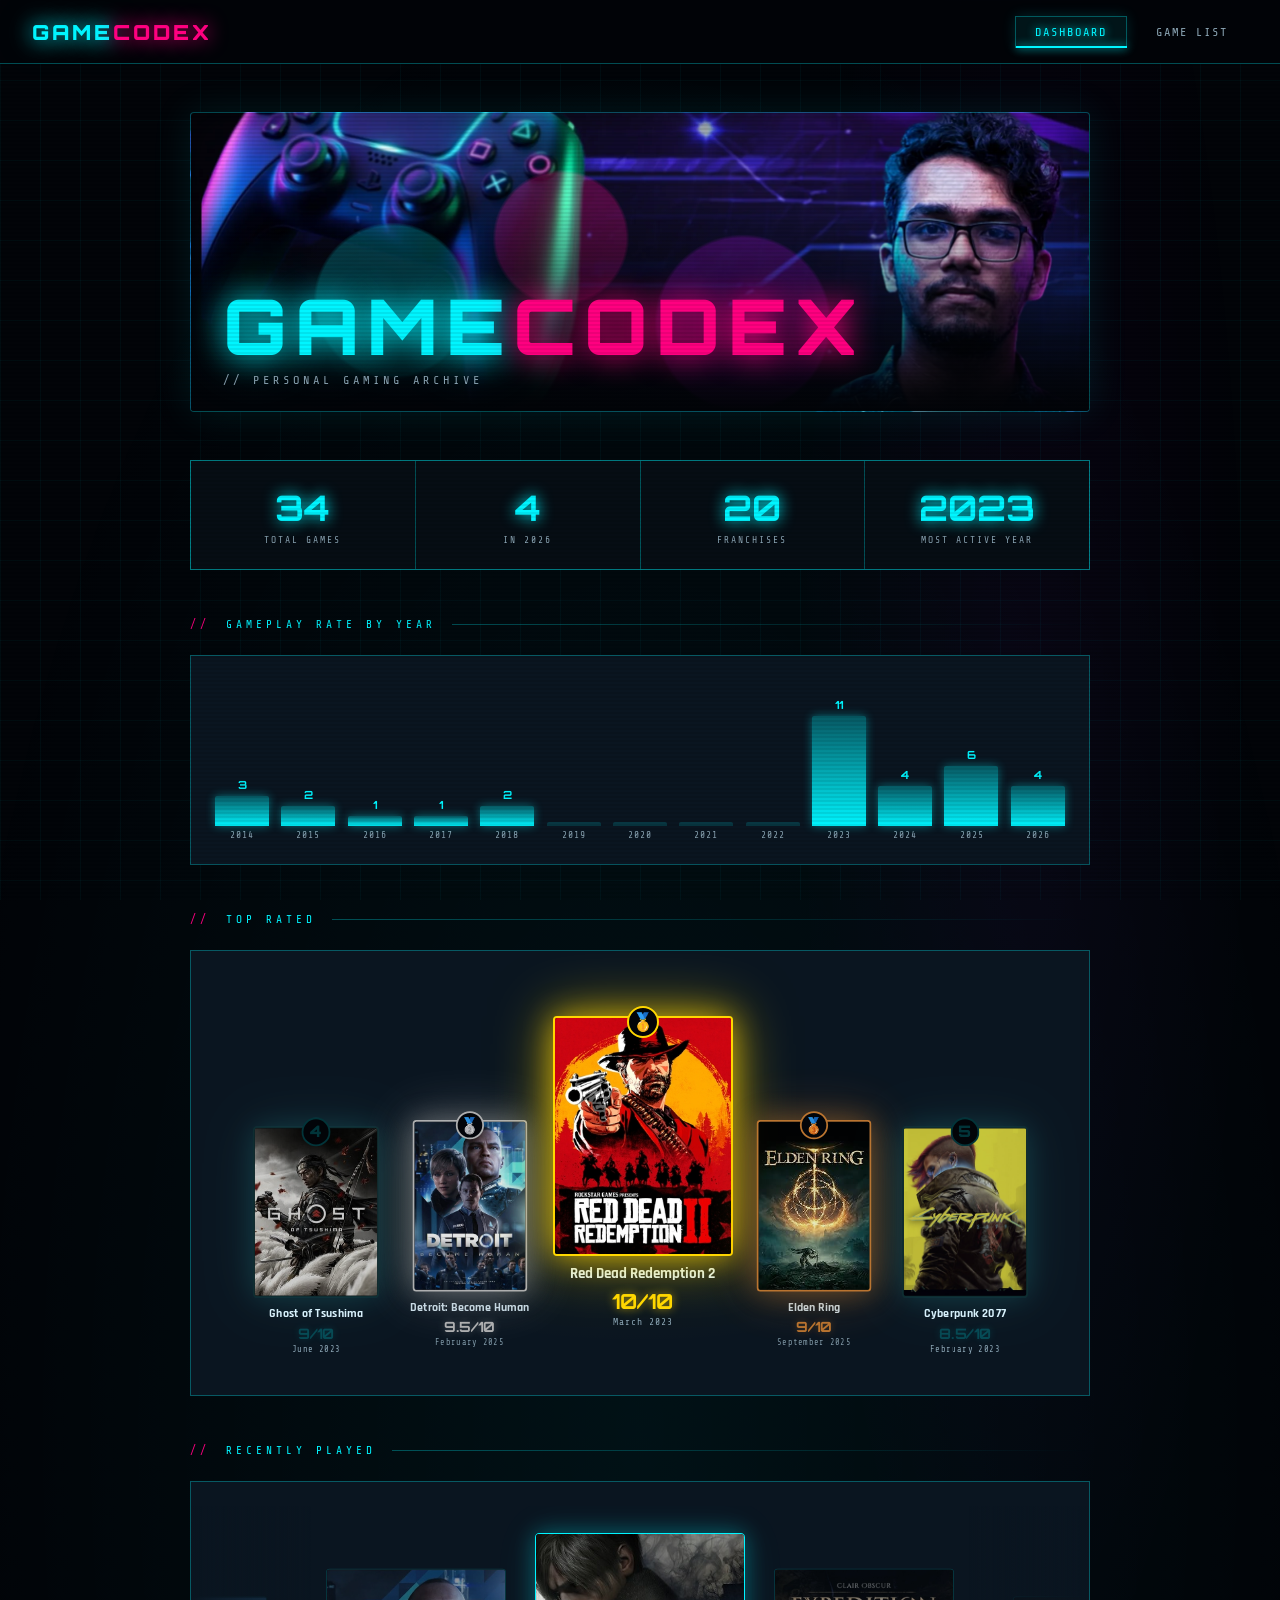
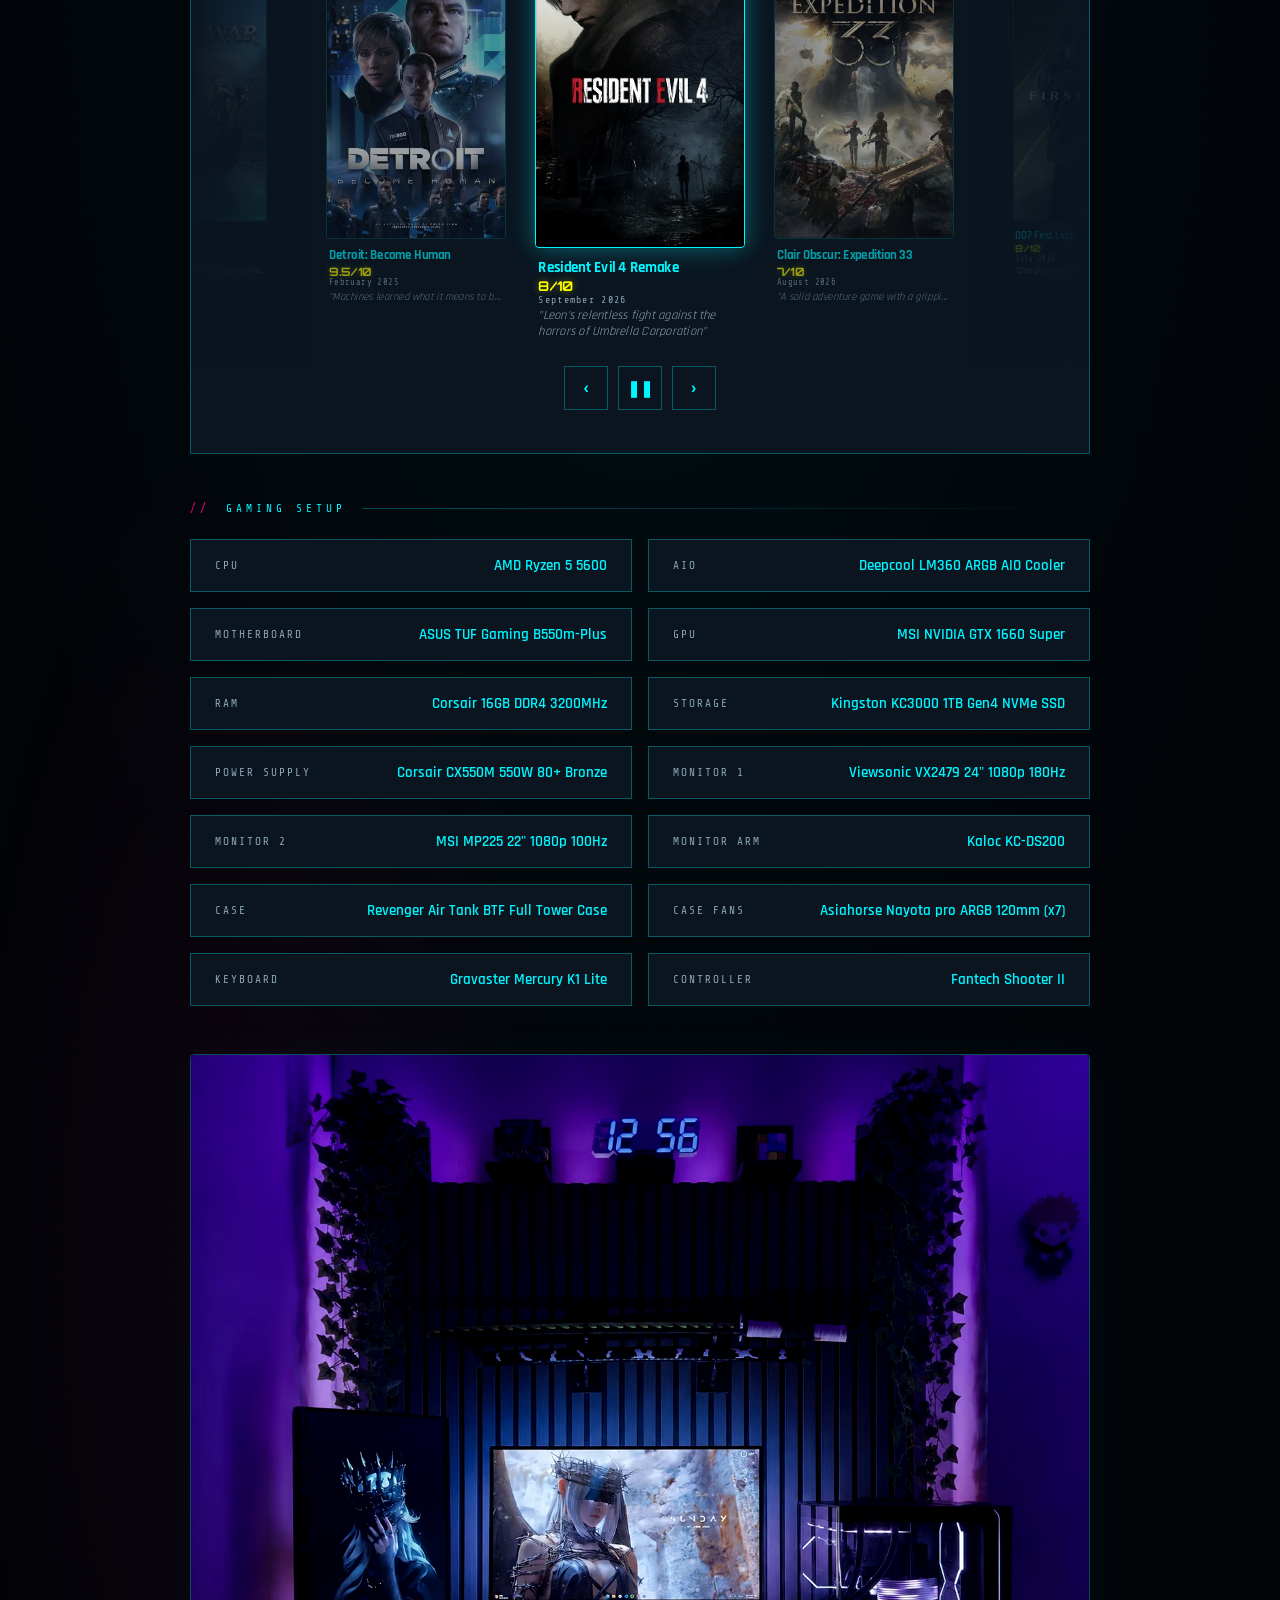
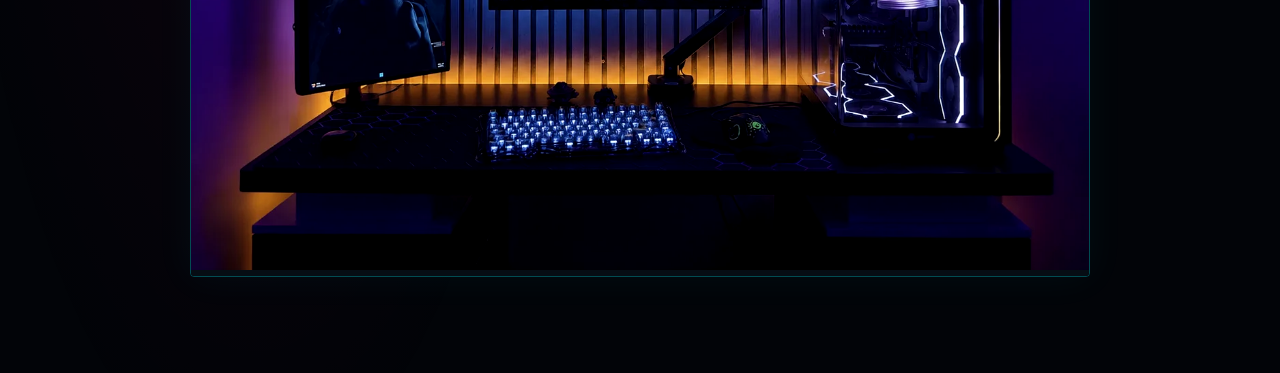
<file: index.html>
<!DOCTYPE html>
<html lang="en">
<head>
  <meta charset="UTF-8">
  <meta name="viewport" content="width=device-width, initial-scale=1.0">
  <meta name="description" content="GameCodex — a personal archive of every game I have played, with ratings, notes and my setup.">
  <meta name="theme-color" content="#020408">
  <link rel="icon" href="data:image/svg+xml,%3Csvg xmlns=%27http://www.w3.org/2000/svg%27 viewBox=%270 0 32 32%27%3E%3Crect width=%2732%27 height=%2732%27 rx=%276%27 fill=%27%23020408%27/%3E%3Cpath d=%27M8 11h16v10H8z%27 fill=%27none%27 stroke=%27%2300f5ff%27 stroke-width=%272%27/%3E%3Ccircle cx=%2712%27 cy=%2716%27 r=%271.6%27 fill=%27%23ff0080%27/%3E%3C/svg%3E">
  <title>GameCodex — Dashboard</title>

  <link rel="preconnect" href="https://fonts.googleapis.com">
  <link rel="preconnect" href="https://fonts.gstatic.com" crossorigin>
  <link href="https://fonts.googleapis.com/css2?family=Orbitron:wght@700;900&family=Share+Tech+Mono&family=Rajdhani:wght@400;600;700&display=swap" rel="stylesheet">

  <link rel="stylesheet" href="css/shared.css">
  <link rel="stylesheet" href="css/dashboard.css">
  <link rel="stylesheet" href="css/polish.css">
</head>
<body>

  <a class="skip" href="#main">Skip to content</a>
  <nav aria-label="Main">
    <a href="index.html" class="nav-logo">GAME<span>CODEX</span></a>
    <div class="nav-links">
      <a href="index.html"  class="nav-link" data-page="dashboard">Dashboard</a>
      <a href="games.html"  class="nav-link" data-page="games">Game List</a>
    </div>
  </nav>


  <svg width="0" height="0" style="position:absolute" aria-hidden="true"><filter id="goo"><feGaussianBlur in="SourceGraphic" stdDeviation="16" result="b"/><feColorMatrix in="b" mode="matrix" values="1 0 0 0 0  0 1 0 0 0  0 0 1 0 0  0 0 0 12 -4.5"/></filter></svg>
  <main class="hero" id="main">
    <div class="hero-bg"></div>

    <!-- BANNER -->
    <div class="hero-banner" id="heroBanner">
      <div class="liquid" aria-hidden="true"><i></i><i></i><i></i></div>
    <div class="hero-banner-overlay"></div>
      <div class="hero-title-block">
        <h1 class="site-title">GAME<span>CODEX</span></h1>
        <div class="site-subtitle">// PERSONAL GAMING ARCHIVE</div>
      </div>
    </div>

    <!-- STATS ROW -->
    <div class="stats-row">
      <div class="stat-box">
        <span class="stat-num" id="statTotal">0</span>
        <span class="stat-label">Total Games</span>
      </div>
      <div class="stat-box">
        <span class="stat-num" id="statYear">0</span>
        <span class="stat-label" id="statYearLabel">This Year</span>
      </div>
      <div class="stat-box">
        <span class="stat-num" id="statFranchises">0</span>
        <span class="stat-label">Franchises</span>
      </div>
      <div class="stat-box">
        <span class="stat-num" id="statActiveYear">—</span>
        <span class="stat-label">Most Active Year</span>
      </div>
    </div>

    <!-- BAR CHART -->
    <div class="chart-section">
      <h2 class="section-label">GAMEPLAY RATE BY YEAR</h2>
      <div class="chart-wrap">
        <div class="chart-bars" id="chartBars">
          <div class="empty-state" style="width:100%">
            <p>ADD GAMES TO SEE YOUR CHART</p>
          </div>
        </div>
      </div>
    </div>

    <!-- TOP RATED PODIUM (full width, shown first) -->
    <div class="panel-section">
      <h2 class="section-label">TOP RATED</h2>
      <div class="panel-box">
        <div id="topRatedPodium"></div>
      </div>
    </div>

    <!-- LATEST GAMES CAROUSEL (full width, below top rated) -->
    <div class="panel-section">
      <h2 class="section-label">RECENTLY PLAYED</h2>
      <div class="panel-box" style="padding: 1.5rem 0;">
        <div id="latestCarousel"></div>
      </div>
    </div>

    <!-- GAMING SETUP -->
    <div class="specs-section">
      <h2 class="section-label">GAMING SETUP</h2>
      <div class="specs-grid" id="specsGrid"></div>
    </div>
    <div class="showcase-section">
      <div class="showcase-img-wrap">
        <img src="images/rig.webp" alt="My gaming desk setup: two monitors, a keyboard and an RGB-lit PC under purple lighting" width="1316" height="1195" loading="lazy" decoding="async">
      </div>
    </div>
  </main>

  <script src="js/games-data.js"></script>
  <script src="js/shared.js"></script>
  <script src="js/dashboard.js"></script>
<script src="js/polish.js"></script>

</body>
</html>
</file>
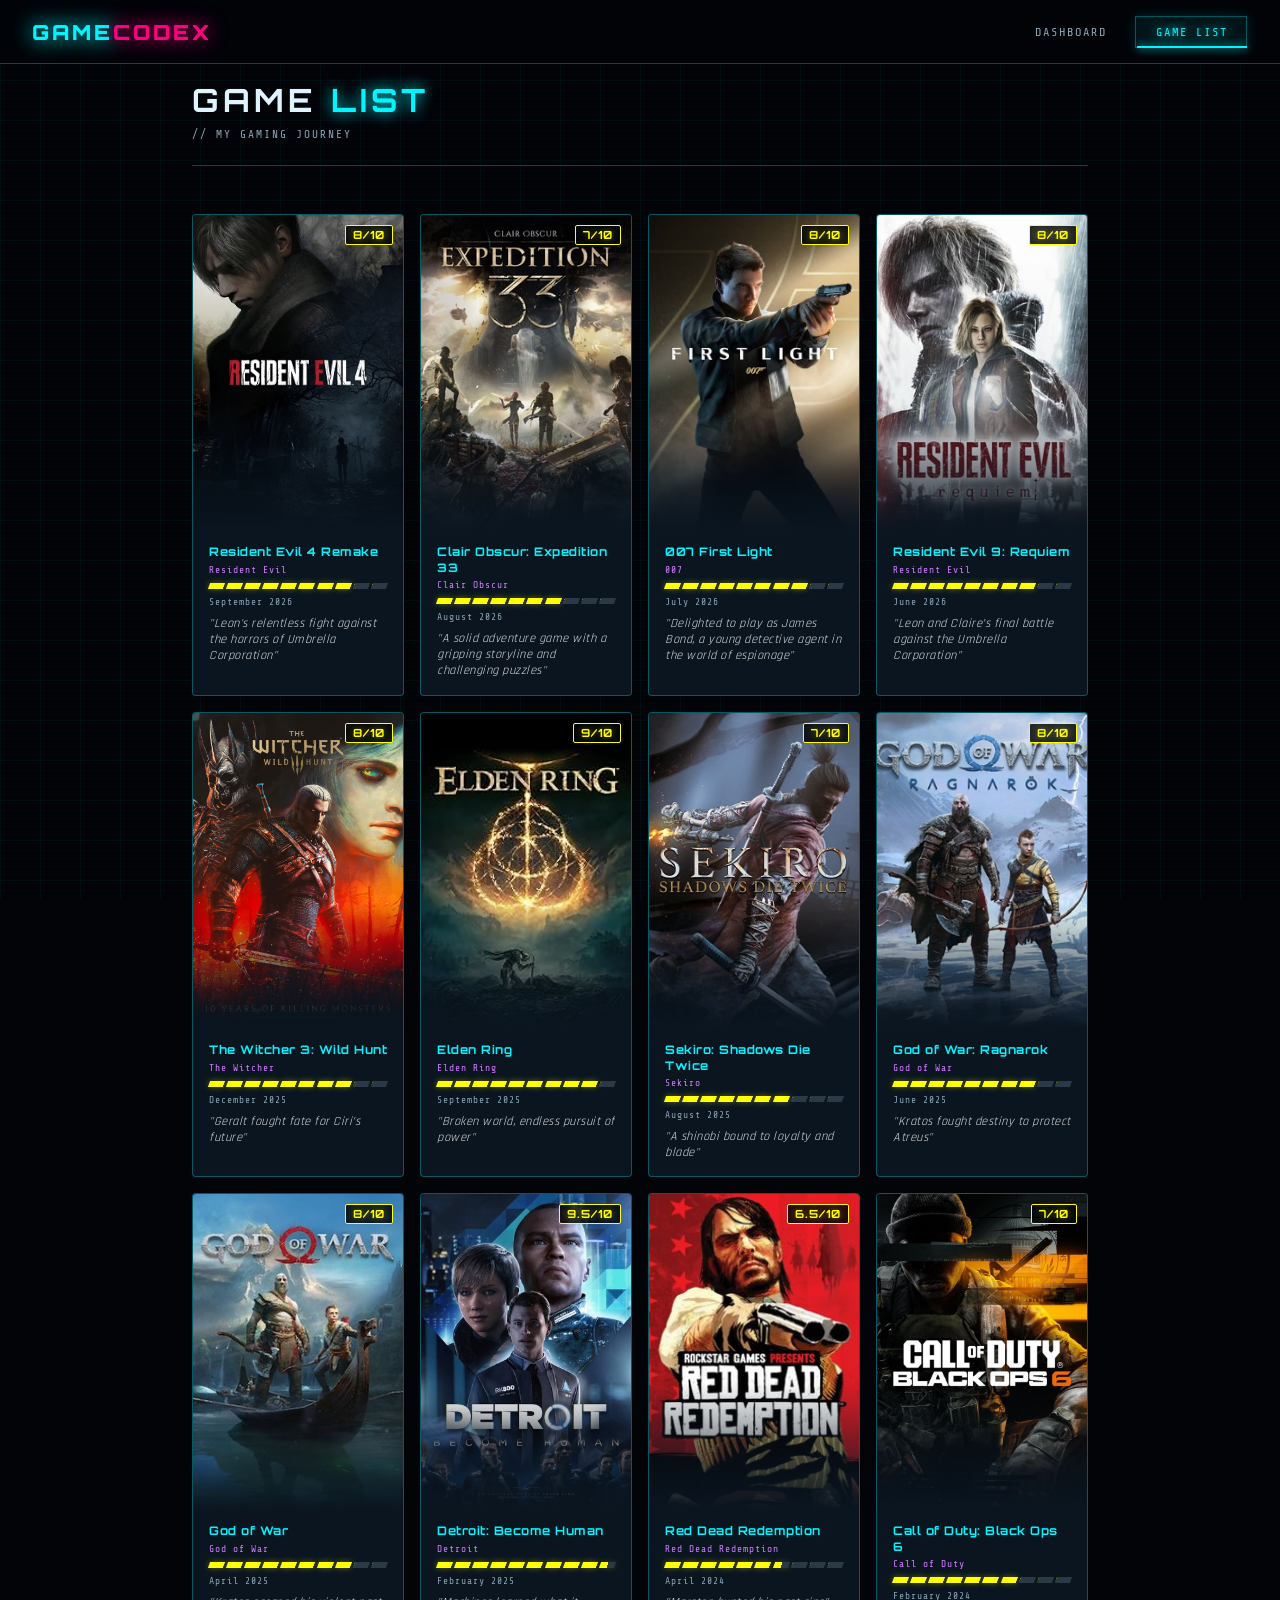
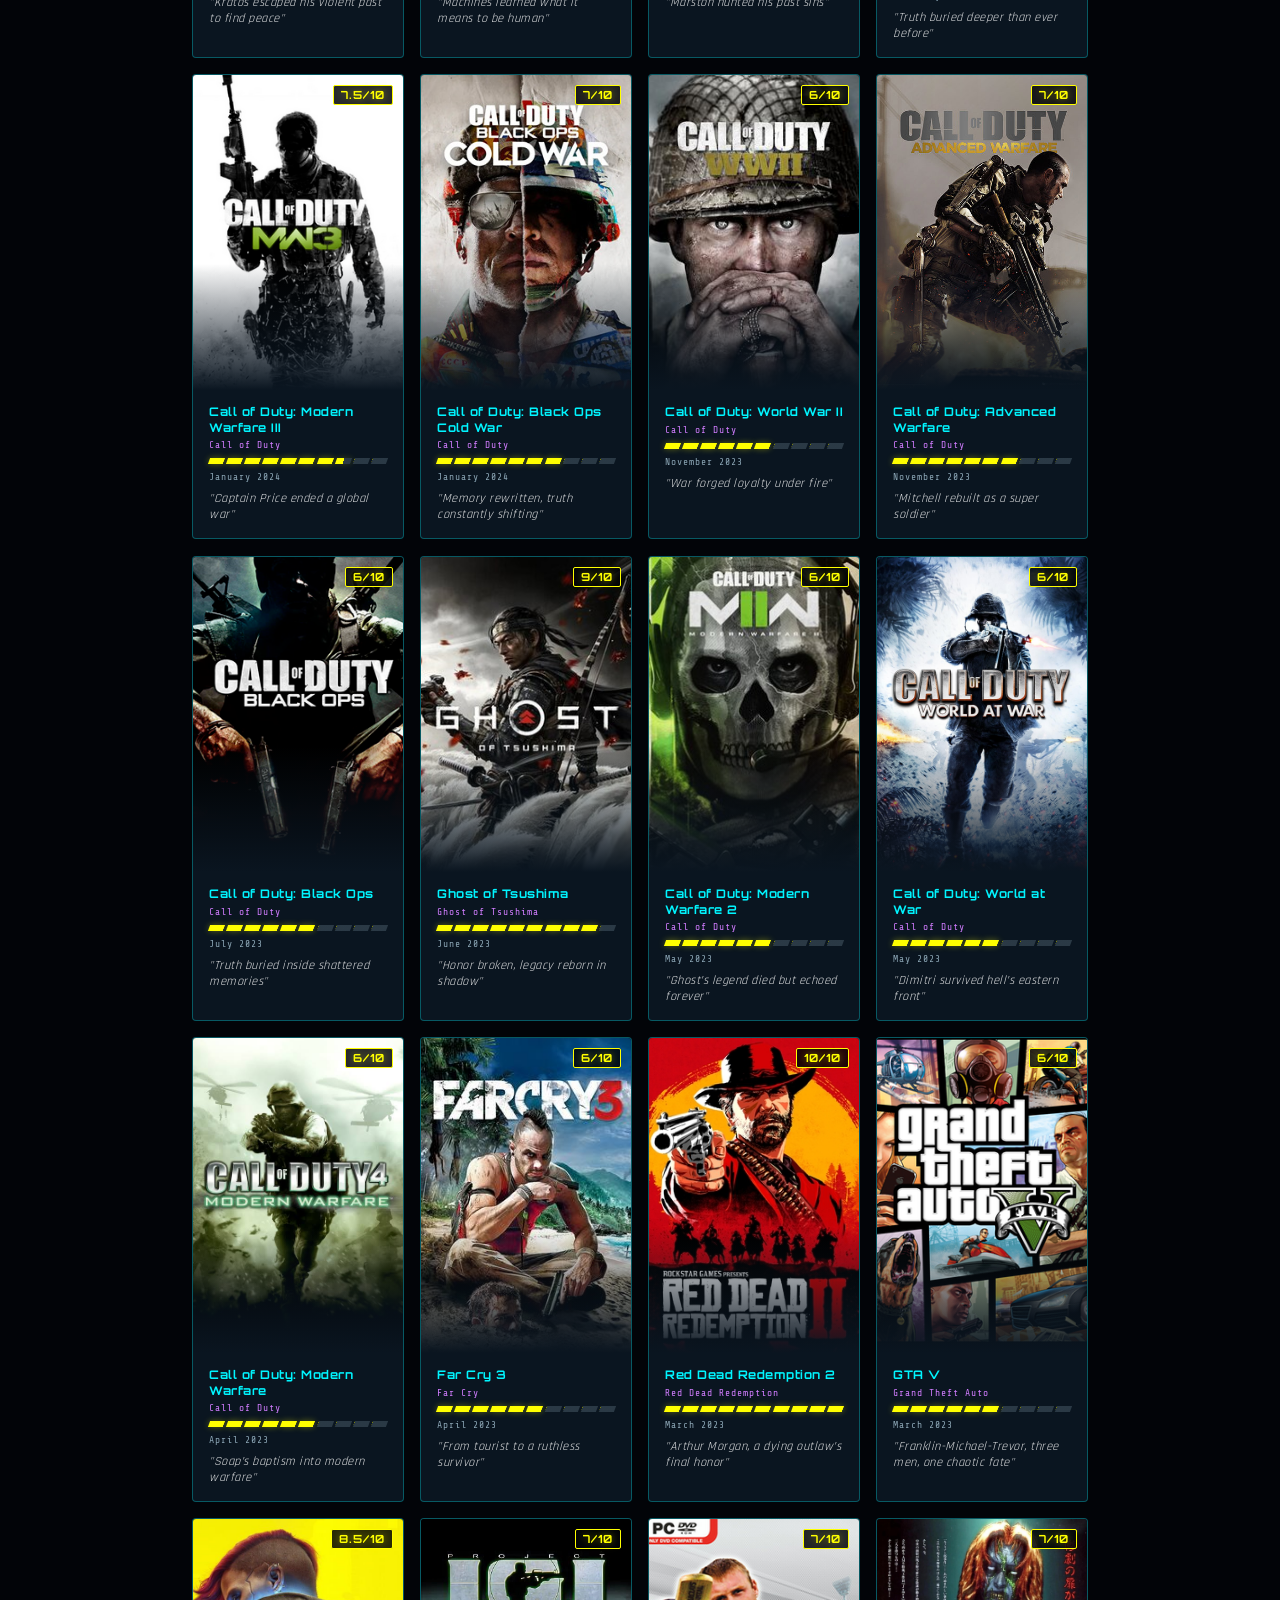
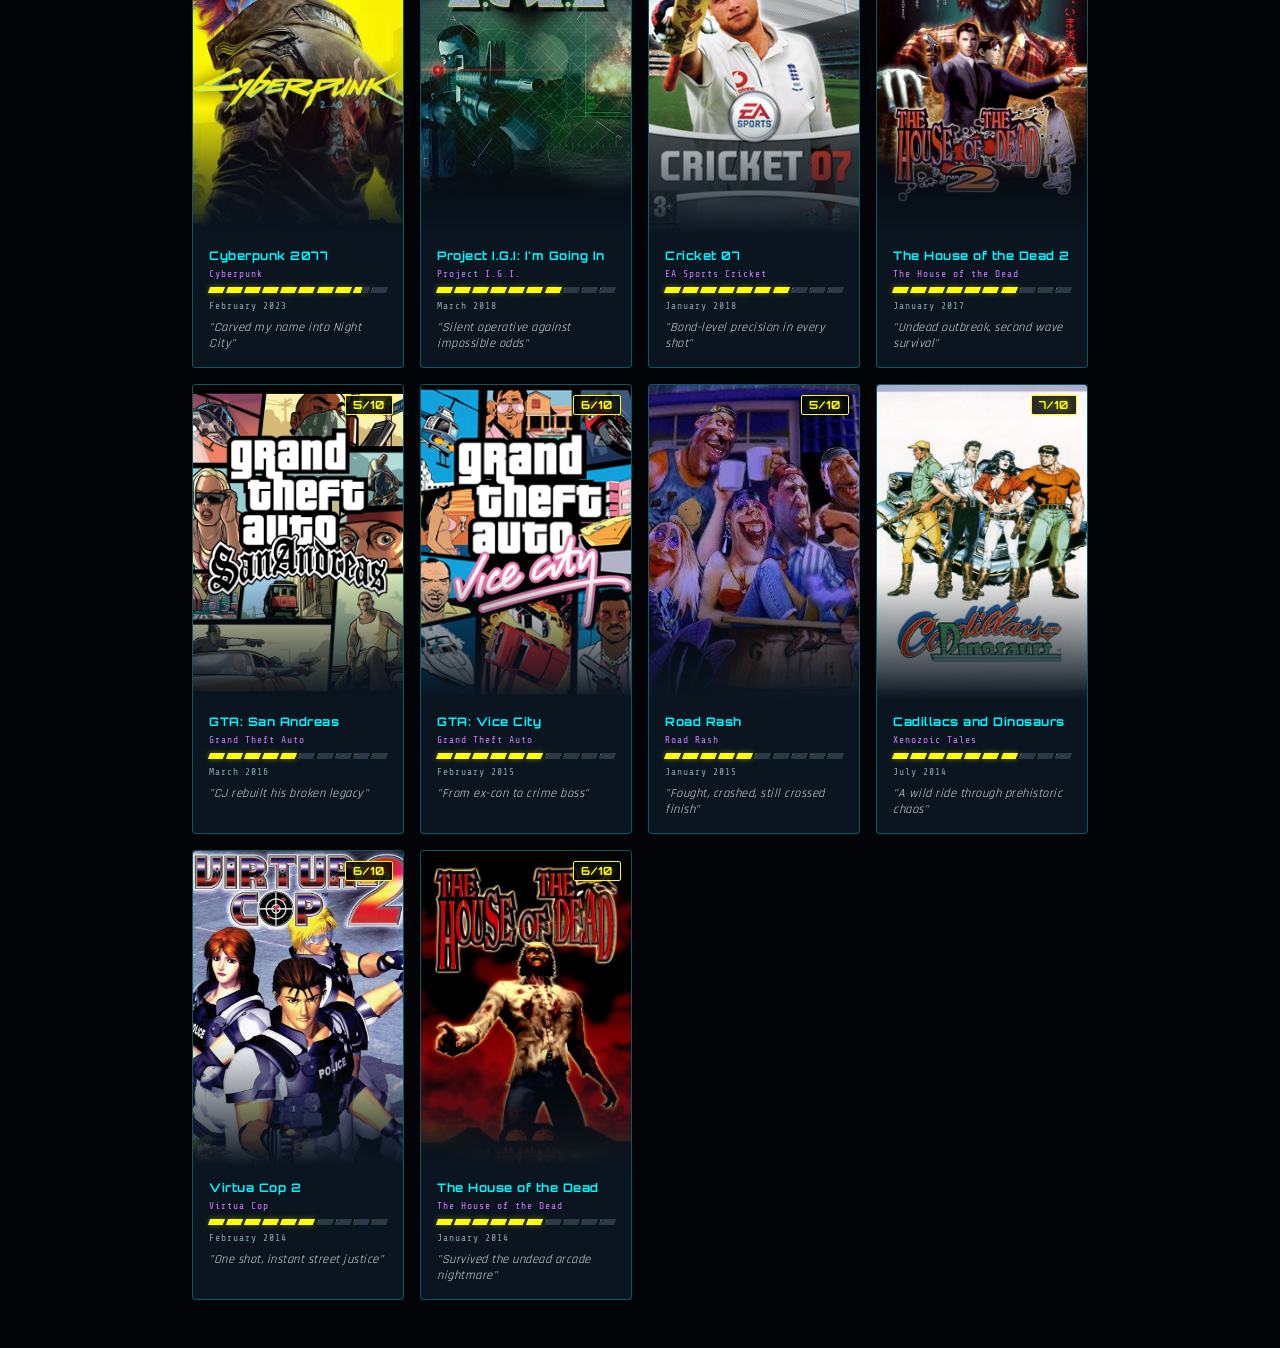
<file: games.html>
<!DOCTYPE html>
<html lang="en">
<head>
  <meta charset="UTF-8">
  <meta name="viewport" content="width=device-width, initial-scale=1.0">
  <meta name="description" content="GameCodex — a personal archive of every game I have played, with ratings, notes and my setup.">
  <meta name="theme-color" content="#020408">
  <link rel="icon" href="data:image/svg+xml,%3Csvg xmlns=%27http://www.w3.org/2000/svg%27 viewBox=%270 0 32 32%27%3E%3Crect width=%2732%27 height=%2732%27 rx=%276%27 fill=%27%23020408%27/%3E%3Cpath d=%27M8 11h16v10H8z%27 fill=%27none%27 stroke=%27%2300f5ff%27 stroke-width=%272%27/%3E%3Ccircle cx=%2712%27 cy=%2716%27 r=%271.6%27 fill=%27%23ff0080%27/%3E%3C/svg%3E">
  <title>GameCodex — Game List</title>

  <link rel="preconnect" href="https://fonts.googleapis.com">
  <link rel="preconnect" href="https://fonts.gstatic.com" crossorigin>
  <link href="https://fonts.googleapis.com/css2?family=Orbitron:wght@700;900&family=Share+Tech+Mono&family=Rajdhani:wght@400;600;700&display=swap" rel="stylesheet">

  <link rel="stylesheet" href="css/shared.css">
  <link rel="stylesheet" href="css/games.css">
  <link rel="stylesheet" href="css/polish.css">
</head>
<body>

  <a class="skip" href="#main">Skip to content</a>
  <nav aria-label="Main">
    <a href="index.html" class="nav-logo">GAME<span>CODEX</span></a>
    <div class="nav-links">
      <a href="index.html"  class="nav-link" data-page="dashboard">Dashboard</a>
      <a href="games.html"  class="nav-link" data-page="games">Game List</a>
    </div>
  </nav>

  <main class="page-wrapper" id="main">

    <div class="page-header">
      <h1 class="page-title">GAME <span>LIST</span></h1>
      <p class="page-subtitle">// MY GAMING JOURNEY</p>
    </div>

    <div id="gameListContainer">
      <div class="empty-state">
        <span class="icon">🎮</span>
        <p>ADD GAMES TO js/games-data.js TO START YOUR ARCHIVE</p>
      </div>
    </div>

  </main>

  <script src="js/games-data.js"></script>
  <script src="js/shared.js"></script>
  <script src="js/games.js"></script>
  <script src="js/polish.js"></script>

</body>
</html>
</file>
<file: css/shared.css>
/* =============================================================
   shared.css — GameCodex
   ============================================================= */

:root {
  --neon-cyan:   #00f5ff;
  --neon-pink:   #ff0080;
  --neon-green:  #39ff14;
  --neon-yellow: #ffff00;
  --neon-purple: #bf00ff;

  --bg-primary:   #020408;
  --bg-secondary: #060d14;
  --bg-card:      #0a1520;
  --bg-card2:     #0d1b2a;

  --border-glow: rgba(0, 245, 255, 0.3);

  --text-primary: #e0f4ff;
  --text-muted:   #5a7a8a;

  --grid-color: rgba(0, 245, 255, 0.04);
}

*, *::before, *::after {
  box-sizing: border-box;
  margin: 0;
  padding: 0;
}

html { scroll-behavior: smooth; }

body {
  background: var(--bg-primary);
  color: var(--text-primary);
  font-family: 'Rajdhani', sans-serif;
  min-height: 100vh;
  overflow-x: hidden;
}

/* Grid background */
body::before {
  content: '';
  position: fixed;
  inset: 0;
  background-image:
    linear-gradient(var(--grid-color) 1px, transparent 1px),
    linear-gradient(90deg, var(--grid-color) 1px, transparent 1px);
  background-size: 40px 40px;
  pointer-events: none;
  z-index: 0;
}

/* Scanline overlay */
body::after {
  content: '';
  position: fixed;
  inset: 0;
  background: repeating-linear-gradient(
    0deg,
    transparent,
    transparent 2px,
    rgba(0,0,0,0.07) 2px,
    rgba(0,0,0,0.07) 4px
  );
  pointer-events: none;
  z-index: 1;
}

/* ── NAV ─────────────────────────────────────────────────────── */
nav {
  position: fixed;
  top: 0; left: 0; right: 0;
  z-index: 1000;
  background: rgba(2,4,8,0.92);
  backdrop-filter: blur(12px);
  border-bottom: 1px solid var(--border-glow);
  padding: 0 2rem;
  height: 64px;
  display: flex;
  align-items: center;
  justify-content: space-between;
}

.nav-logo {
  font-family: 'Orbitron', monospace;
  font-size: 1.3rem;
  font-weight: 900;
  color: var(--neon-cyan);
  text-shadow: 0 0 20px var(--neon-cyan), 0 0 40px rgba(0,245,255,0.4);
  letter-spacing: 3px;
  text-decoration: none;
}
.nav-logo span { color: var(--neon-pink); text-shadow: 0 0 20px var(--neon-pink); }

.nav-links { display: flex; gap: 0.5rem; }

.nav-link {
  font-family: 'Share Tech Mono', monospace;
  font-size: 0.75rem;
  letter-spacing: 2px;
  text-transform: uppercase;
  padding: 0.5rem 1.2rem;
  border: 1px solid transparent;
  background: transparent;
  color: var(--text-muted);
  cursor: pointer;
  transition: all 0.2s;
  position: relative;
  text-decoration: none;
  display: inline-flex;
  align-items: center;
}
.nav-link:hover,
.nav-link.active {
  color: var(--neon-cyan);
  border-color: var(--border-glow);
  text-shadow: 0 0 10px var(--neon-cyan);
  background: rgba(0,245,255,0.05);
}
.nav-link.active::after {
  content: '';
  position: absolute;
  bottom: -1px; left: 0; right: 0;
  height: 2px;
  background: var(--neon-cyan);
  box-shadow: 0 0 8px var(--neon-cyan);
}

/* ── SECTION LABEL ───────────────────────────────────────────── */
.section-label {
  font-family: 'Share Tech Mono', monospace;
  font-size: 0.7rem;
  letter-spacing: 4px;
  color: var(--neon-cyan);
  text-transform: uppercase;
  margin-bottom: 1.5rem;
  display: flex;
  align-items: center;
  gap: 1rem;
}
.section-label::before { content: '//'; color: var(--neon-pink); }
.section-label::after {
  content: '';
  flex: 1;
  height: 1px;
  background: linear-gradient(to right, var(--border-glow), transparent);
}

/* ── PAGE WRAPPER ────────────────────────────────────────────── */
.page-wrapper {
  padding: 5rem 2rem 3rem;
  max-width: 960px;
  margin: 0 auto;
  position: relative;
  z-index: 2;
}

/* ── PAGE HEADER ─────────────────────────────────────────────── */
.page-header {
  margin-bottom: 3rem;
  border-bottom: 1px solid var(--border-glow);
  padding-bottom: 1.5rem;
}
.page-title {
  font-family: 'Orbitron', monospace;
  font-size: 2rem;
  font-weight: 700;
  color: var(--text-primary);
  letter-spacing: 4px;
}
.page-title span { color: var(--neon-cyan); text-shadow: 0 0 15px var(--neon-cyan); }
.page-subtitle {
  font-family: 'Share Tech Mono', monospace;
  font-size: 0.7rem;
  color: var(--text-muted);
  letter-spacing: 2px;
  margin-top: 0.5rem;
}

/* ── EMPTY STATE ─────────────────────────────────────────────── */
.empty-state {
  text-align: center;
  padding: 4rem 2rem;
  color: var(--text-muted);
}
.empty-state .icon { font-size: 3rem; margin-bottom: 1rem; display: block; }
.empty-state p {
  font-family: 'Share Tech Mono', monospace;
  font-size: 0.75rem;
  letter-spacing: 2px;
}

/* ── SCROLLBAR ───────────────────────────────────────────────── */
::-webkit-scrollbar       { width: 4px; }
::-webkit-scrollbar-track { background: var(--bg-primary); }
::-webkit-scrollbar-thumb { background: rgba(0,245,255,0.3); border-radius: 2px; }

/* ── RESPONSIVE NAV ──────────────────────────────────────────── */
@media (max-width: 700px) {
  nav { padding: 0 1rem; }
  .nav-logo { font-size: 1rem; }
  .nav-link { padding: 0.4rem 0.7rem; font-size: 0.65rem; }
}
</file>
<file: css/dashboard.css>
/* =============================================================
   dashboard.css — GameCodex
   ============================================================= */

/* ── HERO WRAPPER ────────────────────────────────────────────── */
.hero {
  position: relative;
  min-height: 100vh;
  display: flex;
  flex-direction: column;
  align-items: center;
  justify-content: flex-start;
  overflow: hidden;
  padding: 80px 2rem 3rem;
}

.hero-bg {
  position: absolute;
  inset: 0;
  background:
    radial-gradient(ellipse 80% 60% at 50% 40%, rgba(0,245,255,0.06) 0%, transparent 70%),
    radial-gradient(ellipse 40% 40% at 20% 80%, rgba(255,0,128,0.05) 0%, transparent 60%),
    radial-gradient(ellipse 30% 50% at 80% 20%, rgba(191,0,255,0.04) 0%, transparent 60%);
  pointer-events: none;
}

/* ── BANNER ──────────────────────────────────────────────────── */
.hero-banner {
  width: 100%;
  max-width: 900px;
  height: 300px;
  border: 1px solid var(--border-glow);
  border-radius: 4px;
  margin-bottom: 3rem;
  margin-top: 2rem;
  position: relative;
  overflow: hidden;
  background: var(--bg-secondary);
  box-shadow: 0 0 40px rgba(0,245,255,0.1), inset 0 0 40px rgba(0,0,0,0.5);
  display: flex;
  align-items: flex-end;
}

.hero-banner-overlay {
  position: absolute;
  inset: 0;
  background: linear-gradient(to bottom, transparent 30%, var(--bg-primary) 100%);
  z-index: 1;
}

.hero-title-block {
  position: relative;
  z-index: 2;
  padding: 1.5rem 2rem;
}

.site-title {
  font-family: 'Orbitron', monospace;
  font-size: clamp(2.5rem, 6vw, 5rem);
  font-weight: 900;
  color: var(--neon-cyan);
  text-shadow: 0 0 30px var(--neon-cyan), 0 0 60px rgba(0,245,255,0.3);
  letter-spacing: 8px;
  line-height: 1;
  animation: flicker 8s infinite;
}
.site-title span { color: var(--neon-pink); text-shadow: 0 0 30px var(--neon-pink); }

.site-subtitle {
  font-family: 'Share Tech Mono', monospace;
  font-size: 0.75rem;
  color: var(--text-muted);
  letter-spacing: 4px;
  margin-top: 0.5rem;
}

/* ── STATS ROW ───────────────────────────────────────────────── */
.stats-row {
  display: grid;
  grid-template-columns: repeat(4, 1fr);
  gap: 1px;
  max-width: 900px;
  width: 100%;
  background: var(--border-glow);
  border: 1px solid var(--border-glow);
  margin-bottom: 3rem;
  animation: pulse-glow 4s ease-in-out infinite;
}

.stat-box {
  background: var(--bg-secondary);
  padding: 1.5rem;
  text-align: center;
  transition: background 0.2s;
}
.stat-box:hover { background: var(--bg-card); }

.stat-num {
  font-family: 'Orbitron', monospace;
  font-size: 2.2rem;
  font-weight: 700;
  color: var(--neon-cyan);
  text-shadow: 0 0 15px var(--neon-cyan);
  display: block;
}

.stat-label {
  font-family: 'Share Tech Mono', monospace;
  font-size: 0.6rem;
  color: var(--text-muted);
  letter-spacing: 2px;
  text-transform: uppercase;
  margin-top: 0.3rem;
  display: block;
}

/* ── CHART ───────────────────────────────────────────────────── */
.chart-section {
  max-width: 900px;
  width: 100%;
  margin-bottom: 3rem;
}

.chart-wrap {
  background: var(--bg-card);
  border: 1px solid var(--border-glow);
  padding: 1.5rem;
}

.chart-bars {
  display: flex;
  align-items: flex-end;
  gap: 12px;
  height: 160px;
  padding-top: 1rem;
}

.chart-col {
  flex: 1;
  display: flex;
  flex-direction: column;
  align-items: center;
  gap: 6px;
  height: 100%;
  justify-content: flex-end;
}

.chart-bar {
  width: 100%;
  background: linear-gradient(to top, var(--neon-cyan), rgba(0,245,255,0.3));
  box-shadow: 0 0 10px rgba(0,245,255,0.4);
  border-radius: 2px 2px 0 0;
  transition: all 0.3s;
  min-height: 4px;
  position: relative;
  cursor: default;
}
.chart-bar:hover {
  background: linear-gradient(to top, var(--neon-pink), rgba(255,0,128,0.3));
  box-shadow: 0 0 15px rgba(255,0,128,0.5);
}

.chart-bar .bar-tooltip {
  position: absolute;
  top: -28px; left: 50%;
  transform: translateX(-50%);
  background: var(--bg-primary);
  border: 1px solid var(--neon-cyan);
  color: var(--neon-cyan);
  font-family: 'Share Tech Mono', monospace;
  font-size: 0.65rem;
  padding: 2px 6px;
  white-space: nowrap;
  opacity: 0;
  transition: opacity 0.2s;
  pointer-events: none;
}
.chart-bar:hover .bar-tooltip { opacity: 1; }

.chart-year {
  font-family: 'Share Tech Mono', monospace;
  font-size: 0.6rem;
  color: var(--text-muted);
  letter-spacing: 1px;
}

/* ── FULL WIDTH PANEL SECTION ────────────────────────────────── */
.panel-section {
  max-width: 900px;
  width: 100%;
  margin-bottom: 3rem;
}

.panel-box {
  background: var(--bg-card);
  border: 1px solid var(--border-glow);
  padding: 2rem;
  overflow: hidden;
}

/* ── TOP RATED PODIUM ────────────────────────────────────────── */
#topRatedPodium {
  display: flex;
  align-items: flex-end;
  justify-content: center;
  gap: 1rem;
  padding: 2rem 1rem 1rem;
  min-height: 380px;
  position: relative;
}

/* Ambient glow behind the podium */
#topRatedPodium::before {
  content: '';
  position: absolute;
  inset: 0;
  background:
    radial-gradient(ellipse 60% 50% at 50% 60%, rgba(255,215,0,0.06) 0%, transparent 70%);
  pointer-events: none;
}

.podium-card {
  display: flex;
  flex-direction: column;
  align-items: center;
  gap: 0.6rem;
  transition: transform 0.4s ease, opacity 0.4s ease;
  position: relative;
  transform-origin: bottom center;
}

/* Per-rank layout — order / scale / elevation / opacity.
   Moved here from inline styles in dashboard.js so media queries
   below can override them (inline styles always beat stylesheets).
   Visual order: rank4  rank2  rank1  rank3  rank5 */
.podium-rank-1 { order: 3; transform: scale(1)    translateY(-20px); opacity: 1;   }
.podium-rank-2 { order: 2; transform: scale(0.88) translateY(0);     opacity: 0.9; }
.podium-rank-3 { order: 4; transform: scale(0.88) translateY(0);     opacity: 0.9; }
.podium-rank-4 { order: 1; transform: scale(0.75) translateY(10px);  opacity: 0.6; }
.podium-rank-5 { order: 5; transform: scale(0.75) translateY(10px);  opacity: 0.6; }

/* Rank badge top-left of image */
.podium-rank-badge {
  position: absolute;
  top: -10px;
  left: 50%;
  transform: translateX(-50%);
  font-family: 'Orbitron', monospace;
  font-size: 1.1rem;
  font-weight: 900;
  border: 2px solid;
  border-radius: 50%;
  width: 32px;
  height: 32px;
  display: flex;
  align-items: center;
  justify-content: center;
  background: var(--bg-primary);
  z-index: 2;
  line-height: 1;
}

/* Portrait image container — 2:3 ratio */
.podium-img-wrap {
  width: 130px;
  height: 195px;
  border: 2px solid;
  border-radius: 4px;
  overflow: hidden;
  position: relative;
  background: var(--bg-secondary);
  transition: box-shadow 0.3s;
  animation: breathingGlow 2.5s infinite alternate ease-in-out;
}

.podium-rank-1 .podium-img-wrap { width: 180px; height: 240px; }
.podium-rank-4 .podium-img-wrap,
.podium-rank-5 .podium-img-wrap { width: 140px; height: 190px; }

.podium-img-wrap img {
  width: 100%;
  height: 100%;
  object-fit: cover;
  display: block;
}

.podium-img-placeholder {
  width: 100%;
  height: 100%;
  display: flex;
  align-items: center;
  justify-content: center;
  font-size: 2.5rem;
  color: var(--text-muted);
}

.podium-info {
  text-align: center;
  max-width: 160px;
}

.podium-name {
  font-family: 'Rajdhani', sans-serif;
  font-weight: 700;
  font-size: 0.85rem;
  color: var(--text-primary);
  line-height: 1.2;
  margin-bottom: 0.25rem;
  overflow: hidden;
  display: -webkit-box;
  -webkit-line-clamp: 2;
  line-clamp: 2;
  -webkit-box-orient: vertical;
}

.podium-rank-1 .podium-name { font-size: 0.8rem; }
.podium-rank-4 .podium-name,
.podium-rank-5 .podium-name { font-size: 0.75rem; }

.podium-rating {
  font-family: 'Orbitron', monospace;
  font-size: 1rem;
  font-weight: 700;
}

.podium-rank-1 .podium-rating { font-size: 1.3rem; }

.podium-year {
  font-family: 'Share Tech Mono', monospace;
  font-size: 0.6rem;
  color: var(--text-muted);
  letter-spacing: 1px;
  margin-top: 0.2rem;
}

/* ── LATEST CAROUSEL ─────────────────────────────────────────── */
#latestCarousel {
  position: relative;
  overflow: hidden;
  height: 460px;
  display: flex;
  align-items: center;
}

/* Fade masks on left and right edges */
#latestCarousel::before,
#latestCarousel::after {
  content: '';
  position: absolute;
  top: 0; bottom: 0;
  width: 120px;
  z-index: 2;
  pointer-events: none;
}
#latestCarousel::before {
  left: 0;
  background: linear-gradient(to right, var(--bg-card), transparent);
}
#latestCarousel::after {
  right: 0;
  background: linear-gradient(to left, var(--bg-card), transparent);
}

.carousel-track {
  display: flex;
  gap: 24px;
  align-items: center;
  transition: transform 0.6s cubic-bezier(0.25, 0.46, 0.45, 0.94);
  will-change: transform;
  position: absolute;
}

.carousel-card {
  width: 200px;
  flex-shrink: 0;
  display: flex;
  flex-direction: column;
  gap: 0.6rem;
  transition: transform 0.6s ease, opacity 0.6s ease;
  transform-origin: center bottom;
}

/* Active — center card */
.carousel-card.active {
  transform: scale(1.05);
  opacity: 1;
}

/* One away from center */
.carousel-card.near {
  transform: scale(0.9);
  opacity: 0.55;
}

/* Two or more away */
.carousel-card.far {
  transform: scale(0.75);
  opacity: 0.25;
}

.carousel-img-wrap {
  width: 200px;
  height: 300px;   /* 2:3 portrait */
  border: 1px solid var(--border-glow);
  border-radius: 4px;
  overflow: hidden;
  background: var(--bg-secondary);
}

.carousel-card.active .carousel-img-wrap {
  border-color: var(--neon-cyan);
  box-shadow: 0 0 20px rgba(0,245,255,0.3), 0 0 40px rgba(0,245,255,0.1);
}

.carousel-img-wrap img {
  width: 100%;
  height: 100%;
  object-fit: cover;
  display: block;
}

.carousel-img-placeholder {
  width: 100%;
  height: 100%;
  display: flex;
  align-items: center;
  justify-content: center;
  font-size: 3rem;
  color: var(--text-muted);
}

.carousel-info { padding: 0 0.2rem; }

.carousel-name {
  font-family: 'Rajdhani', sans-serif;
  font-weight: 700;
  font-size: 0.9rem;
  color: var(--neon-cyan);
  white-space: nowrap;
  overflow: hidden;
  text-overflow: ellipsis;
}

.carousel-rating {
  font-family: 'Orbitron', monospace;
  font-size: 0.8rem;
  font-weight: 700;
  color: var(--neon-yellow);
  text-shadow: 0 0 8px rgba(255,255,0,0.4);
}

.carousel-year {
  font-family: 'Share Tech Mono', monospace;
  font-size: 0.6rem;
  color: var(--text-muted);
  letter-spacing: 1px;
}

.carousel-note {
  font-family: 'Rajdhani', sans-serif;
  font-size: 0.75rem;
  color: var(--text-muted);
  font-style: italic;
  white-space: nowrap;
  overflow: hidden;
  text-overflow: ellipsis;
  margin-top: 0.2rem;
}

/* ── SPECS SECTION ───────────────────────────────────────────── */
.specs-section {
  max-width: 900px;
  width: 100%;
  margin-bottom: 3rem;
}

.specs-grid {
  display: grid;
  grid-template-columns: 1fr 1fr;
  gap: 1rem;
}

.spec-item {
  background: var(--bg-card);
  border: 1px solid var(--border-glow);
  padding: 1rem 1.5rem;
  display: flex;
  justify-content: space-between;
  align-items: center;
}

.spec-key {
  font-family: 'Share Tech Mono', monospace;
  font-size: 0.7rem;
  color: var(--text-muted);
  letter-spacing: 2px;
  text-transform: uppercase;
}

.spec-val {
  font-family: 'Rajdhani', sans-serif;
  font-weight: 600;
  font-size: 0.95rem;
  color: var(--neon-cyan);
}


/* ── CONTAINED VERTICAL SHOWCASE ─────────────────────────────── */
.showcase-section {
  max-width: 900px;
  width: 100%;
  height: 100%; 
  margin-top: 0rem;
  margin-bottom: 3rem;
  position: relative;
  border: 1px solid var(--border-glow);
  border-radius: 4px;
  overflow: hidden;
  box-shadow: 0 0 40px rgba(0,229,255,0.05);
  animation: breathingGlow 2s infinite alternate ease-in-out;
}

.showcase-img-wrap {
  width: 100%;
  height: 100%;
  background: var(--bg-secondary);
  position: relative;
  
  
}

.showcase-img-wrap img {
  width: 100%;
  height: 100%;
  object-fit: cover;
  object-position: center;
  filter: grayscale(20%) contrast(1.1);
  
}



/* ── ANIMATIONS ──────────────────────────────────────────────── */
@keyframes flicker {
  0%, 100% { opacity: 1; }
  92%       { opacity: 1; }
  93%       { opacity: 0.85; }
  94%       { opacity: 1; }
  96%       { opacity: 0.9; }
  97%       { opacity: 1; }
}

@keyframes pulse-glow {
  0%, 100% { box-shadow: 0 0 10px rgba(0,245,255,0.1); }
  50%       { box-shadow: 0 0 20px rgba(0,245,255,0.3), 0 0 40px rgba(0,245,255,0.1); }
}

/* Keyframe selectors must be within 0%–100%. The old "150%" frame
   was invalid and silently dropped, leaving a one-frame animation
   that did nothing. */
@keyframes breathingGlow {
  0%   { filter: drop-shadow(0 0 5px var(--neon-cyan))  brightness(1); }
  100% { filter: drop-shadow(0 0 10px var(--neon-cyan)) brightness(1.15); }
}



/* ── RESPONSIVE ──────────────────────────────────────────────── */
@media (max-width: 700px) {
  .stats-row  { grid-template-columns: 1fr 1fr; }
  .specs-grid { grid-template-columns: 1fr; }
  .site-title { font-size: 2rem; letter-spacing: 4px; }
  .hero-banner { height: 220px; }

  #topRatedPodium { gap: 0.5rem; min-height: 280px; padding: 1.5rem 0.5rem 0.5rem; }
  .podium-img-wrap { width: 80px; height: 120px; }
  .podium-rank-1 .podium-img-wrap { width: 110px; height: 165px; }

  /* Hide the ENTIRE card for ranks 4–5, not just the image.
     Hiding only .podium-img-wrap left orphaned badge/name/rating
     text floating in the flex row, squeezing the top-3 layout. */
  .podium-rank-4,
  .podium-rank-5 { display: none; }

  /* Soften rank-1 elevation — the desktop -20px lift is
     disproportionate next to 120px-tall mobile cards. */
  .podium-rank-1 { transform: scale(1) translateY(-10px); }

  .podium-info { max-width: 100px; }

  .carousel-img-wrap { width: 140px; height: 210px; }
  .carousel-card { width: 140px; }
  #latestCarousel { height: 280px; }

  /* Fade masks: 120px × 2 = 240px covered ~70% of a ~340px
     phone container — even the centered card sat under the fade.
     40px keeps the edge-fade effect at sane proportions. */
  #latestCarousel::before,
  #latestCarousel::after { width: 40px; }
}
</file>
<file: css/polish.css>
/* polish.css — loaded after page CSS. Fixes + motion layer. */
:root{--text-muted:#8ba5b4;--purple-text:#d27dff;--spring:cubic-bezier(.34,1.56,.64,1)}
html{scroll-padding-top:80px}
.sr-only{position:absolute;width:1px;height:1px;overflow:hidden;clip:rect(0 0 0 0);white-space:nowrap}
a:focus-visible,button:focus-visible,[tabindex]:focus-visible{outline:2px solid var(--neon-cyan);outline-offset:3px;box-shadow:0 0 12px rgba(0,245,255,.5)}
.skip{position:absolute;left:1rem;top:-4rem;z-index:2000;background:var(--bg-primary);color:var(--neon-cyan);padding:.6rem 1rem;border:1px solid var(--neon-cyan);transition:top .2s}.skip:focus{top:.6rem}
@view-transition{navigation:auto}
nav{view-transition-name:site-nav}
.hero{min-height:100svh}
h1.site-title{margin:0}h2.section-label{font-weight:400}
/* nav: liquid pill */
.nav-links{position:relative}
.nav-link{z-index:1}
.nav-link:hover,.nav-link.active{background:transparent;border-color:transparent}
.nav-pill{position:absolute;top:0;left:0;height:100%;border:1px solid var(--border-glow);background:rgba(0,245,255,.07);box-shadow:0 0 14px rgba(0,245,255,.15);pointer-events:none;transition:transform .5s var(--spring),width .5s var(--spring)}
@media(pointer:coarse){.nav-link{min-height:44px}}
/* hero liquid */
.liquid{position:absolute;inset:0;z-index:0;filter:url(#goo);opacity:.28;mix-blend-mode:screen;pointer-events:none}
.liquid i{position:absolute;border-radius:50%;width:150px;height:150px;animation:drift 12s ease-in-out infinite alternate}
.liquid i:nth-child(1){background:var(--neon-cyan);left:14%;top:38%}
.liquid i:nth-child(2){background:var(--neon-pink);left:34%;top:20%;width:130px;height:130px;animation-duration:10s;animation-delay:-4s}
.liquid i:nth-child(3){background:var(--neon-purple);left:52%;top:42%;width:170px;height:170px;animation-duration:15s;animation-delay:-8s}
@keyframes drift{0%{transform:translate(-40px,10px) scale(1)}50%{transform:translate(90px,-40px) scale(1.2)}100%{transform:translate(20px,30px) scale(.88)}}
/* scan-in reveal */
/* hide with opacity only: a clipped target has zero area and IntersectionObserver would never fire */
.js-motion .reveal:not(.in){opacity:0}
.js-motion .reveal.in{animation:scanIn .8s var(--d,0ms) cubic-bezier(.2,.8,.2,1) both}
.js-motion .stats-row.reveal.in{animation:scanIn .8s both,pulse-glow 4s ease-in-out .8s infinite}
.js-motion .showcase-section.reveal.in{animation:scanIn .8s both,breathingGlow 2s .8s infinite alternate ease-in-out}
@keyframes scanIn{from{clip-path:inset(0 0 100% 0);opacity:0}to{clip-path:inset(-60px);opacity:1}}
/* chart */
.chart-col{gap:4px}
.chart-bar{height:var(--h,3px);transform-origin:bottom;transition:background .3s,box-shadow .3s}
.chart-col.empty .chart-bar{background:rgba(0,245,255,.15);box-shadow:none}
.bar-val{font:700 .7rem 'Orbitron',monospace;color:var(--neon-cyan);min-height:1em}
.chart-section.in .chart-bar{animation:grow .8s calc(var(--i)*60ms) cubic-bezier(.2,.9,.3,1.2) both}
@keyframes grow{from{transform:scaleY(0)}}
/* podium: dim image only, never text */
.podium-rank-1 .podium-name{font-size:.95rem}
.podium-rank-4,.podium-rank-5{opacity:1;transform:scale(.9) translateY(8px)}
.podium-rank-4 .podium-img-wrap,.podium-rank-5 .podium-img-wrap{filter:saturate(.7) brightness(.8);animation:none}
.podium-rank-4 .podium-name,.podium-rank-5 .podium-name{font-size:.85rem}
.podium-rank-1 .podium-img-wrap::after{content:'';position:absolute;inset:0;background:linear-gradient(115deg,transparent 35%,rgba(255,255,255,.35) 50%,transparent 65%);transform:translateX(-120%);animation:sheen 4s 1.5s infinite}
@keyframes sheen{to{transform:translateX(120%)}}
/* carousel: coverflow, seamless wrap */
.carousel-track{position:relative;display:block;width:100%;height:100%;transform:none!important;transition:none}
.carousel-card,.carousel-card.active,.carousel-card.near,.carousel-card.far{position:absolute;left:50%;top:50%;transform:translate(calc(-50% + var(--x,0px)),-50%) scale(var(--s,1));transform-origin:center;transition:transform .7s cubic-bezier(.22,.9,.3,1),opacity .5s;cursor:pointer}
.carousel-card.active{--s:1.05;opacity:1;cursor:default}.carousel-card.near{--s:.9;opacity:.6}.carousel-card.far{--s:.75;opacity:.3}
.carousel-card.gone{opacity:0;pointer-events:none}
.carousel-card.active .carousel-note{white-space:normal;display:-webkit-box;-webkit-line-clamp:3;-webkit-box-orient:vertical}
.car-ctrl{display:flex;justify-content:center;gap:.6rem;padding:0 0 1.2rem}
.car-ctrl button{width:44px;height:44px;background:transparent;border:1px solid var(--border-glow);color:var(--neon-cyan);font:700 1rem 'Orbitron',monospace;cursor:pointer;transition:background .2s,box-shadow .2s,transform .3s var(--spring)}
.car-ctrl button:hover{background:rgba(0,245,255,.1);box-shadow:0 0 12px rgba(0,245,255,.3);transform:translateY(-2px)}
/* game tiles: tilt + glare, meter, always-visible rating */
.game-tile,.game-tile:hover{transform:perspective(800px) rotateX(var(--rx,0deg)) rotateY(var(--ry,0deg)) translateY(var(--ty,0))}
.game-tile{position:relative}.game-tile:hover{--ty:-4px}
.game-tile::after{content:'';position:absolute;inset:0;background:radial-gradient(circle at var(--mx,50%) var(--my,0%),rgba(255,255,255,.16),transparent 55%);opacity:0;transition:opacity .25s;pointer-events:none}
.game-tile:hover::after{opacity:1}
.tile-rating-badge{opacity:1}
.tile-franchise{color:var(--purple-text);opacity:1}
.tile-note{-webkit-line-clamp:4;line-clamp:4}
.meter{display:flex;gap:3px;margin:.2rem 0}
.meter i{flex:1;height:6px;transform:skewX(-20deg);background:linear-gradient(90deg,var(--neon-yellow) calc(var(--f)*100%),rgba(139,165,180,.25) calc(var(--f)*100%));box-shadow:0 0 6px rgba(255,255,0,calc(var(--f)*.35))}
@media(max-width:700px){.chart-bars{gap:3px}.chart-wrap{padding:1rem .6rem}.chart-year{font-size:0}.chart-year::after{content:attr(data-s);font-size:.6rem}}
@media(prefers-reduced-motion:reduce){*,::before,::after{animation-duration:.001ms!important;animation-iteration-count:1!important;transition-duration:.001ms!important;scroll-behavior:auto!important}.liquid{display:none}}
@media print{.reveal{clip-path:none!important;opacity:1!important;animation:none!important}}
</file>
<file: css/games.css>
/* =============================================================
   games.css — GameCodex
   Flat 3-column tile grid. 2:3 portrait cards.
   ============================================================= */

/* ── TILE GRID ───────────────────────────────────────────────── */
.tile-grid {
  display: grid;
  grid-template-columns: repeat(4, 1fr);
  gap: 1rem;
}

/* ── GAME TILE ───────────────────────────────────────────────── */
.game-tile {
  background: var(--bg-card);
  border: 1px solid var(--border-glow);
  border-radius: 4px;
  overflow: hidden;
  transition: border-color 0.25s, transform 0.25s, box-shadow 0.25s;
  cursor: default;
}

.game-tile:hover {
  border-color: var(--neon-cyan);
  transform: translateY(-4px);
  box-shadow: 0 8px 32px rgba(0,245,255,0.12);
}

/* ── TILE IMAGE (2:3 portrait) ───────────────────────────────── */
.tile-img-wrap {
  position: relative;
  width: 100%;
  aspect-ratio: 2 / 3;
  overflow: hidden;
  background: var(--bg-secondary);
}

.tile-img {
  width: 100%;
  height: 100%;
  object-fit: cover;
  display: block;
  transition: transform 0.4s ease;
}

.game-tile:hover .tile-img { transform: scale(1.04); }

/* Gradient overlay at the bottom of image */
.tile-img-overlay {
  position: absolute;
  bottom: 0; left: 0; right: 0;
  height: 40%;
  background: linear-gradient(to top, var(--bg-card), transparent);
  pointer-events: none;
}

/* Fallback when no image */
.tile-img-placeholder {
  width: 100%;
  height: 100%;
  display: flex;
  align-items: center;
  justify-content: center;
  font-size: 4rem;
  color: var(--text-muted);
}

/* Rating badge overlaid top-right of image */
.tile-rating-badge {
  position: absolute;
  top: 0.6rem;
  right: 0.6rem;
  background: rgba(2,4,8,0.85);
  border: 1px solid var(--neon-yellow);
  color: var(--neon-yellow);
  font-family: 'Orbitron', monospace;
  font-size: 0.7rem;
  font-weight: 700;
  padding: 2px 7px;
  border-radius: 2px;
  text-shadow: 0 0 8px rgba(255,255,0,0.5);
  letter-spacing: 1px;
  /* Hidden by default, revealed on hover. Previously opacity:0 with
     no reveal rule anywhere — the badge could never be seen. */
  opacity: 0;
  transition: opacity 0.25s;
}

.game-tile:hover .tile-rating-badge { opacity: 1; }

/* ── TILE BODY ───────────────────────────────────────────────── */
.tile-body {
  padding: 0.9rem 1rem 1rem;
  display: flex;
  flex-direction: column;
  gap: 0.3rem;
}

/* Game name — cyan */
.tile-name {
  font-family: 'Orbitron', monospace;
  font-size: 0.74rem;
  font-weight: 700;
  color: var(--neon-cyan);
  letter-spacing: 0.5px;
  line-height: 1.3;
  overflow: hidden;
  display: -webkit-box;
  -webkit-line-clamp: 2;
  line-clamp: 2;
  -webkit-box-orient: vertical;
}

/* Franchise name — purple/muted */
.tile-franchise {
  font-family: 'Share Tech Mono', monospace;
  font-size: 0.6rem;
  color: var(--neon-purple);
  letter-spacing: 1px;
  opacity: 0.8;
}

/* Star row */
.tile-stars {
  display: flex;
  gap: 1px;
  margin: 0.1rem 0;
}

.tile-star {
  font-size: 1rem;
  color: var(--text-muted);
  line-height: 1;
}

.tile-star.filled {
  color: var(--neon-yellow);
  text-shadow: 0 0 6px rgba(255,255,0,0.5);
}

/* Year — muted monospace */
.tile-meta {
  font-family: 'Share Tech Mono', monospace;
  font-size: 0.6rem;
  color: var(--text-muted);
  letter-spacing: 1px;
}

/* Note — pink italic */
.tile-note {
  font-family: 'Rajdhani', sans-serif;
  font-size: 0.78rem;
  color: white;
  font-style: italic;
  letter-spacing: 0.5px;
  opacity: 0.85;
  margin-top: 0.2rem;
  overflow: hidden;
  display: -webkit-box;
  -webkit-line-clamp: 2;
  line-clamp: 2;
  -webkit-box-orient: vertical;
  line-height: 1.3;
}

/* ── RESPONSIVE ──────────────────────────────────────────────── */
@media (max-width: 800px) {
  .tile-grid { grid-template-columns: repeat(2, 1fr); gap: 1rem; }
}

@media (max-width: 480px) {
  .tile-grid { grid-template-columns: repeat(2, 1fr); gap: 0.75rem; }
  .tile-name  { font-size: 0.68rem; }
}
</file>
